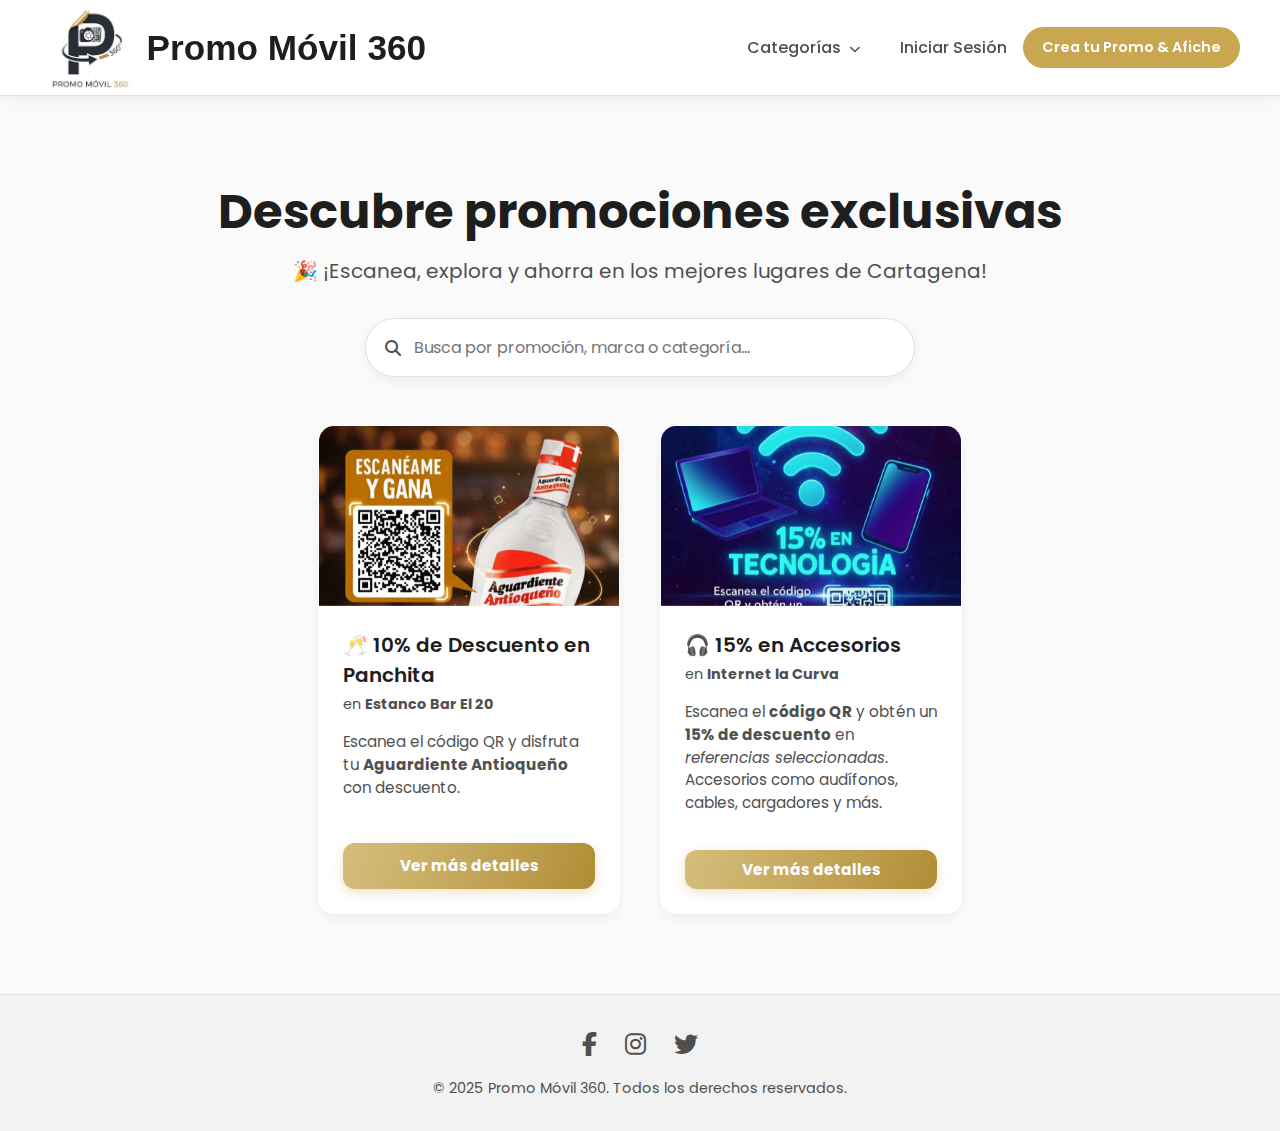
<file: index.html>
<!DOCTYPE html>
<html lang="es">
<head>
    <meta charset="UTF-8" />
    <meta name="viewport" content="width=device-width, initial-scale=1.0" />
    <title>Promo Móvil 360 - Ofertas Exclusivas</title>

    <link rel="icon" type="image/png" href="imagenes/logo.jpg">

    <link rel="preconnect" href="https://fonts.googleapis.com">
    <link rel="preconnect" href="https://fonts.gstatic.com" crossorigin>
    <link href="https://fonts.googleapis.com/css2?family=Poppins:wght@400;500;600;700;800;900&display=swap" rel="stylesheet">
    <link rel="stylesheet" href="https://cdnjs.cloudflare.com/ajax/libs/font-awesome/6.5.2/css/all.min.css">

    <link rel="stylesheet" href="styles.css">
</head>
<body>

    <header class="main-header">
        <nav class="main-nav">
            <a href="#" class="nav-logo">
                <img src="imagenes/logo.jpg" alt="Promo Móvil 360 Logo">
                <h1 class="nombrelogo">Promo Móvil 360</h1>
            </a>

            <div class="nav-links-container">
                <ul class="nav-menu">
                    <li class="dropdown-container">
                        <a href="#">Categorías <i class="fa-solid fa-chevron-down"></i></a>
                        <ul class="dropdown-menu">
                            <li><a href="#" class="category-filter" data-category="all">Todas</a></li>
                            <li><a href="#" class="category-filter" data-category="comida">Comida</a></li>
                            <li><a href="#" class="category-filter" data-category="cafe">Café</a></li>
                            <li><a href="#" class="category-filter" data-category="calzado">Calzado</a></li>
                            <li><a href="#" class="category-filter" data-category="tecnologia">Tecnología</a></li>
                            <li><a href="#" class="category-filter" data-category="bar">Bar</a></li>
                        </ul>
                    </li>
                </ul>

                <div class="nav-actions">
                    <a href="login.html" class="action-link">Iniciar Sesión</a>
                    <a href="#" class="action-btn">Crea tu Promo &amp; Afiche</a>
                </div>
            </div>

            <button id="mobile-menu-toggle" class="mobile-menu-button">
                <i class="fa-solid fa-bars"></i>
            </button>
        </nav>
    </header>

    <main class="container">
        <section class="hero-section">
            <h1>Descubre promociones exclusivas</h1>
            <p>🎉 ¡Escanea, explora y ahorra en los mejores lugares de Cartagena!</p>

            <div class="search-wrapper">
              <i class="fa-solid fa-magnifying-glass search-icon"></i>
              <input type="search" id="search-bar" placeholder="Busca por promoción, marca o categoría...">
            </div>
        </section>

        <div class="promo-grid">

            <div class="promo-card" data-category="bar">
                <div class="promo-image-wrapper">
                    <img src="imagenes/estanco/estanco bar.png" alt="Promo de bar">
                </div>
                <div class="promo-content">
                    <h3>🥂 10% de Descuento en Panchita</h3>
                    <p class="promo-brand">en <strong>Estanco Bar El 20</strong></p>
                    <p class="promo-description">Escanea el código QR y disfruta tu <strong>Aguardiente Antioqueño</strong> con descuento.</p>
                    <a href="estanco-el20.html" class="promo-link">Ver más detalles</a>
                </div>
            </div>

          <div class="promo-card" data-category="tecnologia">
                <div class="promo-image-wrapper">
                    <img src="imagenes/tecno/lacurva.png" alt="Promo de Tecnología">
                </div>
                <div class="promo-content">
                  <h3>🎧 15% en Accesorios</h3>
                  <p class="promo-brand">en <strong>Internet la Curva</strong></p>
                  <p class="promo-description">Escanea el <strong>código QR</strong> y obtén un <strong>15% de descuento</strong> en <em>referencias seleccionadas</em>. Accesorios como audífonos, cables, cargadores y más.</p>
                  <a href="lacurva.html" class="promo-link">Ver más detalles</a>
              </div>
          </div>
        </div>
    </main>
    

    <footer class="site-footer">
        <div class="footer-container">
            <div class="footer-social">
                <a href="#" aria-label="Facebook"><i class="fab fa-facebook-f"></i></a>
                <a href="#" aria-label="Instagram"><i class="fab fa-instagram"></i></a>
                <a href="#" aria-label="Twitter"><i class="fab fa-twitter"></i></a>
            </div>
            <div class="footer-copy">
                &copy; 2025 Promo Móvil 360. Todos los derechos reservados.
            </div>
        </div>
    </footer>

    <a href="#" id="scrollTopBtn" class="scroll-top-btn" aria-label="Volver arriba">
        <i class="fas fa-arrow-up"></i>
    </a>
    
    <script src="script.js"></script>

    <!-- MODAL RECOMPENSA MEJORADO -->
<div id="reward-modal" class="reward-modal" aria-hidden="true">
  <div class="reward-backdrop"></div>
  <div class="reward-dialog" role="dialog" aria-modal="true">
    <button class="reward-close" aria-label="Cerrar">&times;</button>
    
    <div class="confetti-layer" aria-hidden="true"></div>
    <div class="sparkles-layer" aria-hidden="true"></div>
    
    <div class="reward-icon-wrapper">
      <div class="reward-icon">🎁</div>
    </div>
    
    <h2 class="reward-title">🎉 ¡Premio desbloqueado!</h2>
    <p class="reward-sub">Cupón aplicado: <strong id="reward-code">CANJEA PROMOCIONES!!</strong></p>

    <div class="progress-wrap">
      <div class="progress-bar">
        <span class="progress-fill" style="width:0%"></span>
        <span class="progress-shine"></span>
      </div>
      <p class="progress-tip">Completando… <strong class="progress-percent">0%</strong></p>
    </div>

    <a class="btn btn-glow" id="reward-cta" href="#" rel="noopener">
      <span class="btn-text">Canjear ahora</span>
      <span class="btn-shine"></span>
    </a>
    
    <div class="celebration-rays"></div>
  </div>
</div>

</body>
</html>
</file>
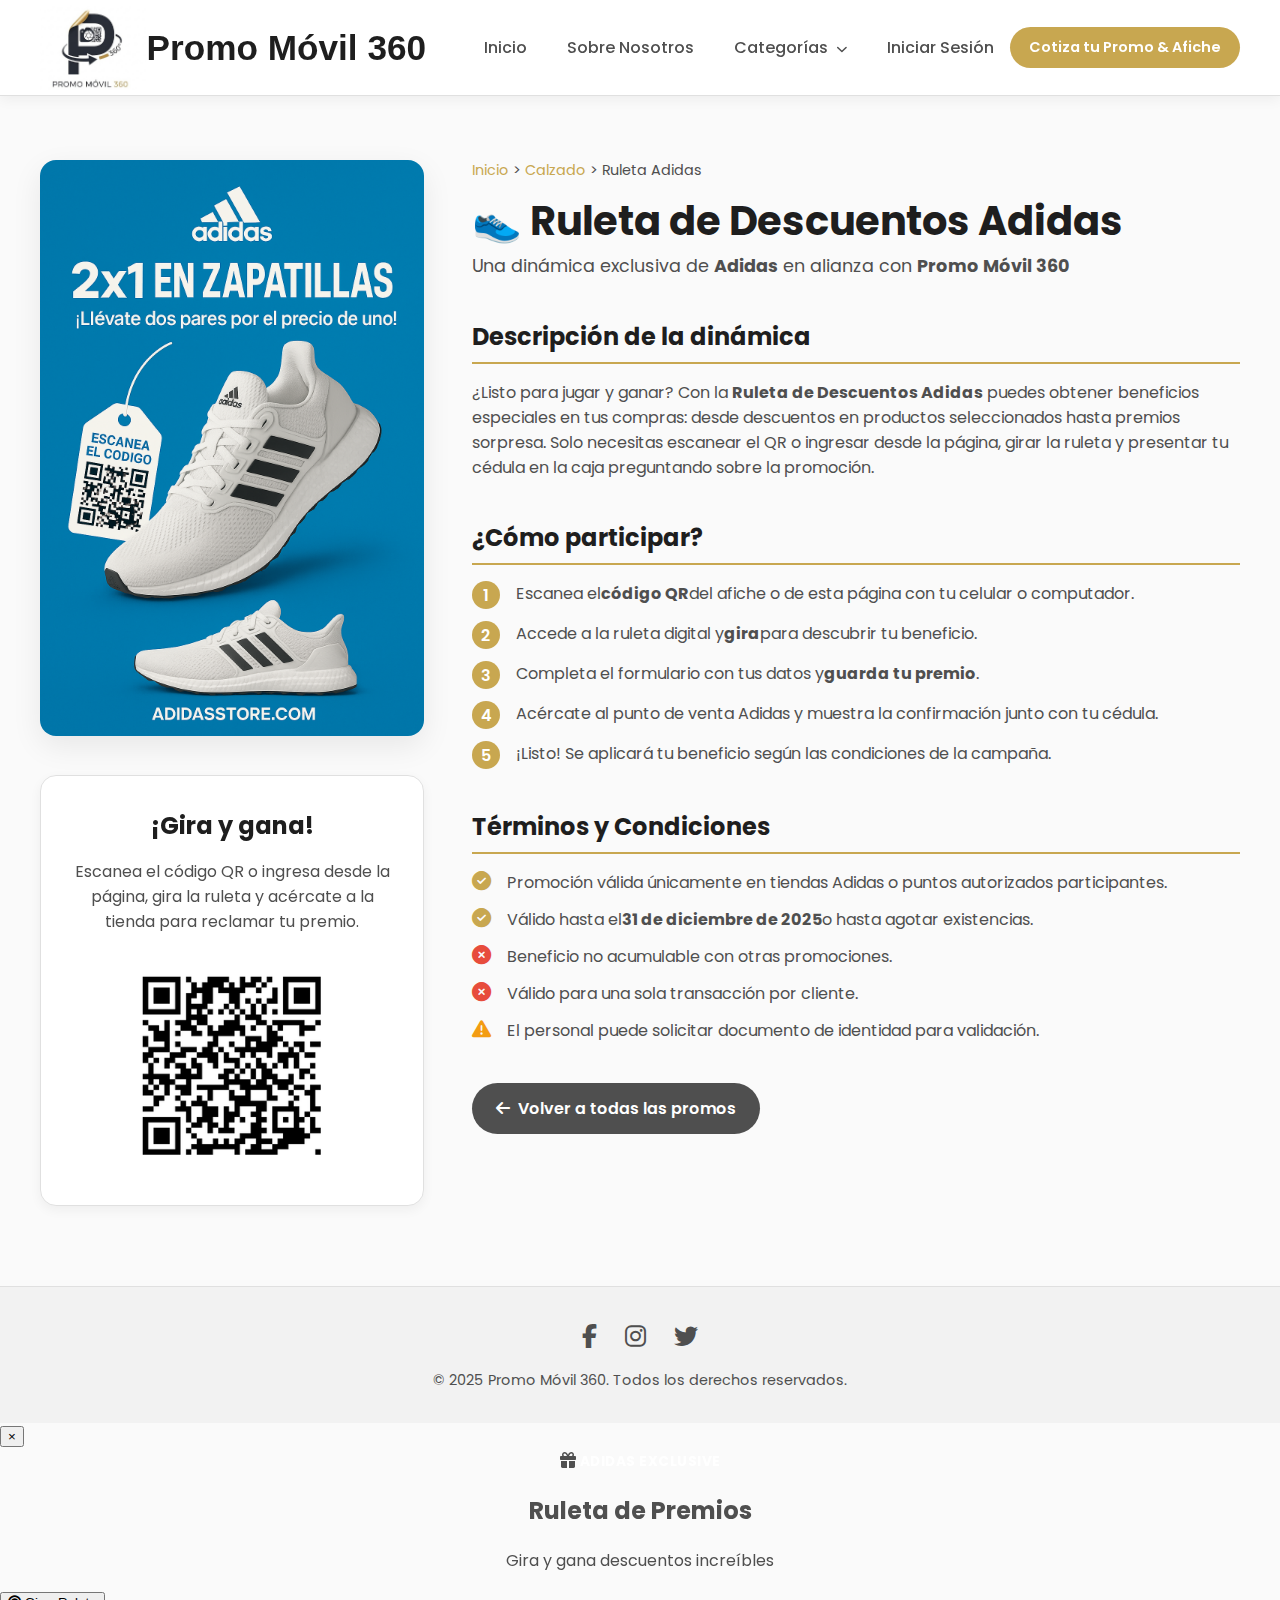
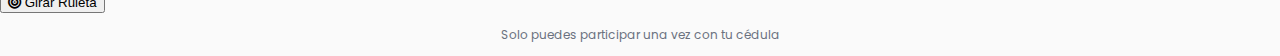
<file: adidas.html>
<!DOCTYPE html>
<html lang="es">
<head>
    <meta charset="UTF-8" />
    <meta name="viewport" content="width=device-width, initial-scale=1.0" />
    <title>Ruleta de Descuentos Adidas | Promo Móvil 360</title>
    <link rel="icon" type="image/png" href="imagenes/logo.jpg">
    <link rel="preconnect" href="https://fonts.googleapis.com">
    <link rel="preconnect" href="https://fonts.gstatic.com" crossorigin>
    <link href="https://fonts.googleapis.com/css2?family=Poppins:wght@400;500;600;700;800;900&display=swap" rel="stylesheet">
    <link rel="stylesheet" href="https://cdnjs.cloudflare.com/ajax/libs/font-awesome/6.5.2/css/all.min.css">
    <link rel="stylesheet" href="styles.css">

</head>
<body>

    <header class="main-header">
        <nav class="main-nav">
            <a href="index.html" class="nav-logo">
                <img src="imagenes/logo.jpg" alt="Promo Móvil 360 Logo">
                <h1 class="nombrelogo">Promo Móvil 360</h1>
            </a>
            <div class="nav-links-container">
                <ul class="nav-menu">
                    <li><a href="index.html">Inicio</a></li>
                    <li><a href="nosotros.html">Sobre Nosotros</a></li>
                    <li class="dropdown-container">
                        <a href="#">Categorías <i class="fa-solid fa-chevron-down"></i></a>
                        <ul class="dropdown-menu">
                            <li><a href="index.html" class="category-filter" data-category="all">Todas</a></li>
                            <li><a href="index.html" class="category-filter" data-category="comida">Comida</a></li>
                            <li><a href="index.html" class="category-filter" data-category="cafe">Café</a></li>
                            <li><a href="index.html" class="category-filter" data-category="calzado">Calzado</a></li>
                            <li><a href="index.html" class="category-filter" data-category="tecnologia">Tecnología</a></li>
                            <li><a href="index.html" class="category-filter" data-category="bar">Bar</a></li>
                        </ul>
                    </li>
                </ul>
                <div class="nav-actions">
                    <a href="login.html" class="action-link">Iniciar Sesión</a>
                    <a href="cotizacion.html" class="action-btn">Cotiza tu Promo & Afiche</a>
                    
                </div>
            </div>
            <button id="mobile-menu-toggle" class="mobile-menu-button">
                <i class="fa-solid fa-bars"></i>
            </button>
        </nav>
    </header>

    <main class="container">
        <div class="promo-detail-container">
            <div class="promo-detail-image-column">
                <img src="imagenes/adidas.png" alt="Ruleta de Descuentos Adidas" class="promo-main-image">
                <div class="qr-code-section">
                    <h2>¡Gira y gana!</h2>
                    <p>Escanea el código QR o ingresa desde la página, gira la ruleta y acércate a la tienda para reclamar tu premio.</p>
                    <img src="imagenes/QRadidas.png" alt="Código QR Ruleta Adidas" class="promo-qr-code">
                </div>
            </div>

            <div class="promo-detail-content-column">
                <nav class="breadcrumbs">
                    <a href="index.html">Inicio</a> > 
                    <a href="#">Calzado</a> > 
                    <span>Ruleta Adidas</span>
                </nav>

                <h1>👟 Ruleta de Descuentos Adidas</h1>
                <p class="promo-brand-detail">
                    Una dinámica exclusiva de <strong>Adidas</strong> en alianza con <strong>Promo Móvil 360</strong>
                </p>
                
                <div class="promo-section">
                    <h2>Descripción de la dinámica</h2>
                    <p>
                        ¿Listo para jugar y ganar? Con la <strong>Ruleta de Descuentos Adidas</strong> puedes obtener 
                        beneficios especiales en tus compras: desde descuentos en productos seleccionados hasta 
                        premios sorpresa. Solo necesitas escanear el QR o ingresar desde la página, girar la ruleta y presentar tu cédula en la caja preguntando sobre la promoción.
                    </p>
                </div>

                <div class="promo-section">
                    <h2>¿Cómo participar?</h2>
                    <ol class="steps-list">
                        <li>Escanea el <strong>código QR</strong> del afiche o de esta página con tu celular o computador.</li>
                        <li>Accede a la ruleta digital y <strong>gira</strong> para descubrir tu beneficio.</li>
                        <li>Completa el formulario con tus datos y <strong>guarda tu premio</strong>.</li>
                        <li>Acércate al punto de venta Adidas y muestra la confirmación junto con tu cédula.</li>
                        <li>¡Listo! Se aplicará tu beneficio según las condiciones de la campaña.</li>
                    </ol>
                </div>

                <div class="promo-section">
                    <h2>Términos y Condiciones</h2>
                    <ul class="terms-list">
                        <li><i class="fas fa-check-circle"></i> Promoción válida únicamente en tiendas Adidas o puntos autorizados participantes.</li>
                        <li><i class="fas fa-check-circle"></i> Válido hasta el <strong>31 de diciembre de 2025</strong> o hasta agotar existencias.</li>
                        <li><i class="fas fa-times-circle"></i> Beneficio no acumulable con otras promociones.</li>
                        <li><i class="fas fa-times-circle"></i> Válido para una sola transacción por cliente.</li>
                        <li><i class="fas fa-exclamation-triangle"></i> El personal puede solicitar documento de identidad para validación.</li>
                    </ul>
                </div>

                <a href="index.html" class="back-link-btn"><i class="fas fa-arrow-left"></i> Volver a todas las promos</a>
            </div>
        </div>
    </main>

    <footer class="site-footer">
        <div class="footer-container">
            <div class="footer-social">
                <a href="#" aria-label="Facebook"><i class="fab fa-facebook-f"></i></a>
                <a href="#" aria-label="Instagram"><i class="fab fa-instagram"></i></a>
                <a href="#" aria-label="Twitter"><i class="fab fa-twitter"></i></a>
            </div>
            <div class="footer-copy">
                © 2025 Promo Móvil 360. Todos los derechos reservados.
            </div>
        </div>
    </footer>

    <!-- MODAL RULETA MEJORADA -->
    <div id="wheelModalV2" class="wheel-modal-v2">
        <div class="wheel-dialog-v2">
            <div class="wheel-header-v2">
                <button class="wheel-close-v2" onclick="closeWheel()">×</button>
                <div style="text-align: center; position: relative; z-index: 1;">
                    <div class="wheel-badge">
                        <i class="fas fa-gift"></i>
                        <span style="color: white; font-weight: 700; font-size: 0.85rem; letter-spacing: 0.5px;">ADIDAS EXCLUSIVE</span>
                    </div>
                    <h2 class="wheel-title-v2">Ruleta de Premios</h2>
                    <p class="wheel-subtitle">Gira y gana descuentos increíbles</p>
                </div>
            </div>

            <div class="wheel-body-v2">
                <div id="wheelView">
                    <div class="wheel-container-v2">
                        <div class="wheel-pointer-v2"></div>
                        <div id="wheelCircle" class="wheel-circle-v2"></div>
                    </div>

                    <div id="messageBox" style="display: none;"></div>

                    <button id="spinBtn" class="btn-spin" onclick="spinWheel()">
                        <i class="fas fa-bullseye"></i> Girar Ruleta
                    </button>

                    <p style="text-align: center; font-size: 0.75rem; color: #6b7280; margin-top: 0.75rem;">
                        Solo puedes participar una vez con tu cédula
                    </p>
                </div>

                <div id="formView" style="display: none;">
                    <div class="prize-display">
                        <div class="prize-icon-big" id="prizeIconBig"></div>
                        <h3 style="font-size: 1.5rem; font-weight: 900; color: #1f2937; margin: 0 0 1rem 0;">
                            ¡Felicitaciones!
                        </h3>
                        <div class="prize-name" id="prizeName"></div>
                    </div>

                    <div id="formMessageBox" style="display: none;"></div>

                    <div class="form-group">
                        <label class="form-label">
                            <i class="fas fa-user"></i>
                            Nombre completo *
                        </label>
                        <input type="text" id="inputNombre" class="form-input" placeholder="Juan Pérez" required>
                    </div>

                    <div class="form-group">
                        <label class="form-label">
                            <i class="fas fa-envelope"></i>
                            Email *
                        </label>
                        <input type="email" id="inputEmail" class="form-input" placeholder="ejemplo@email.com" required>
                    </div>

                    <div class="form-group">
                        <label class="form-label">
                            <i class="fas fa-phone"></i>
                            Teléfono *
                        </label>
                        <input type="tel" id="inputTelefono" class="form-input" placeholder="300 123 4567" required>
                    </div>

                    <div class="form-group">
                        <label class="form-label">
                            <i class="fas fa-id-card"></i>
                            Cédula *
                        </label>
                        <input type="text" id="inputCedula" class="form-input" placeholder="1234567890" required>
                    </div>

                    <button id="submitBtn" class="btn-submit" onclick="submitForm()">
                        <i class="fas fa-gift"></i> Reclamar Premio
                    </button>

                    <div class="info-box">
                        📸 Toma captura de esta pantalla y preséntala con tu cédula en caja
                    </div>
                </div>
            </div>
        </div>
    </div>

    <script src="script.js"></script>

</body>
</html>
</file>
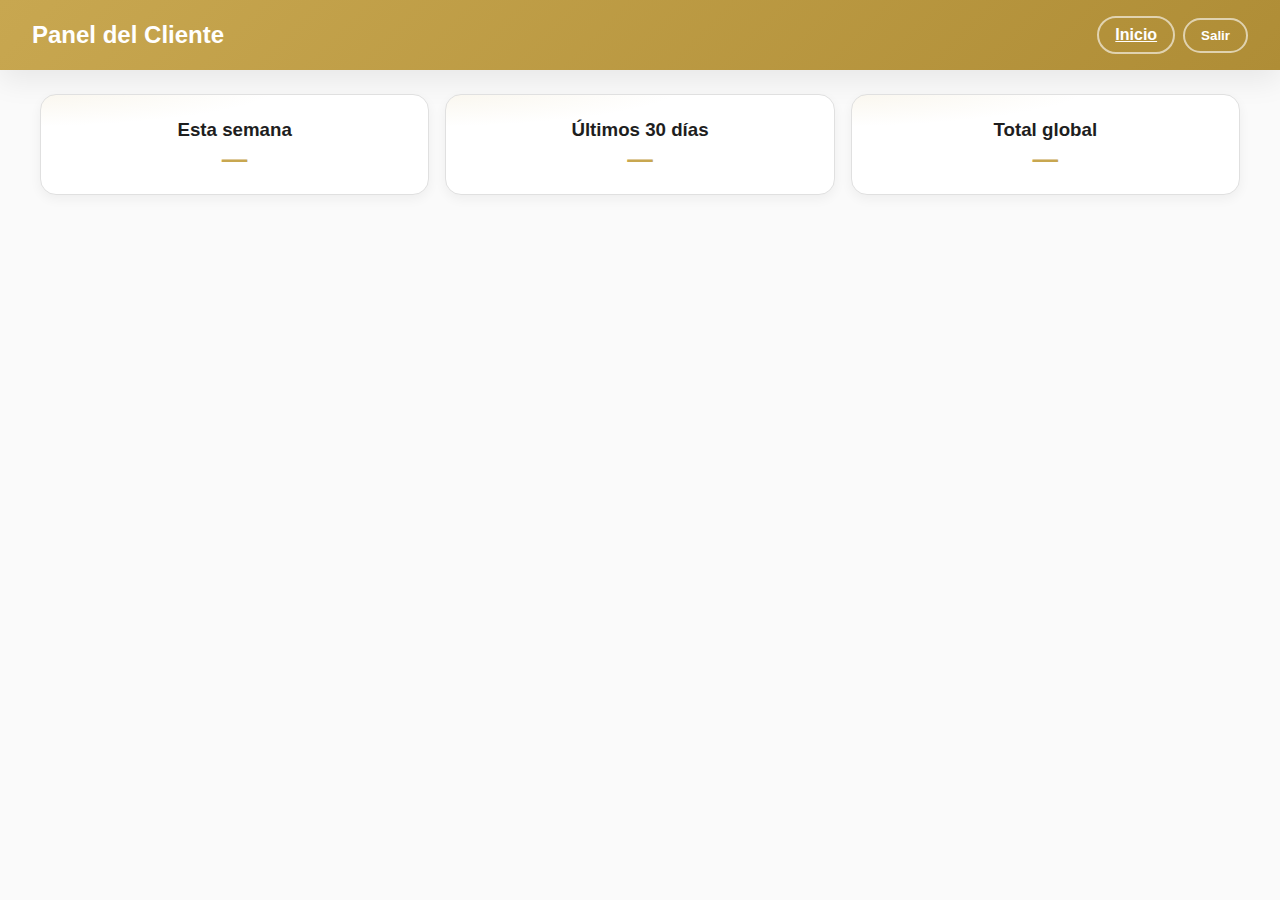
<file: dashboard.html>
<!DOCTYPE html>
<html lang="es">
<head>
  <meta charset="UTF-8"/>
  <meta name="viewport" content="width=device-width,initial-scale=1.0"/>
  <title>Panel del Cliente | Promo Móvil 360</title>
  <link rel="stylesheet" href="styles.css"/>
  <style>
    /* ===== Base / Header / KPIs ===== */
    body{ margin:0; background: var(--color-fondo); color: var(--color-texto-secundario); font-family:'Poppins',sans-serif; }
    header{
      background: linear-gradient(135deg, rgba(200,167,80,1), rgba(175,141,54,1));
      color: var(--color-blanco);
      padding: 1rem 2rem;
      display:flex; justify-content:space-between; align-items:center;
      box-shadow: var(--sombra-intensa);
    }
    header h2{ margin:0; font-weight:700; }
    header .actions{ display:flex; gap:.5rem; align-items:center; }
    header .actions a, header .actions button{
      border-radius: 999px; border:2px solid rgba(255,255,255,.6);
      background: transparent; color: var(--color-blanco);
      padding:.5rem 1rem; font-weight:700; cursor:pointer;
    }
    header .actions a:hover, header .actions button:hover{ background: rgba(255,255,255,.15); }

    main{ max-width:1200px; margin: 1.5rem auto; padding: 0 1rem; }
    .kpis{ display:flex; flex-wrap:wrap; gap:1rem; margin: 1rem 0 2rem; }
    .kpi{
      flex:1; min-width:220px; background: var(--color-blanco);
      border:1px solid var(--color-borde); border-radius: var(--radio-borde);
      box-shadow: var(--sombra-suave); padding: 1.25rem 1.5rem; text-align:center; position:relative; overflow:hidden;
    }
    .kpi::after{
      content:""; position:absolute; inset:0;
      background: radial-gradient(800px 120px at -10% -10%, rgba(200,167,80,.12), transparent 35%);
      pointer-events:none;
    }
    .kpi h3{ margin:.25rem 0; color: var(--color-texto-principal); }
    .kpi p{ margin:0; font-size:1.6rem; font-weight:800; color: var(--color-primario); }
    .empty{
      text-align:center; padding:2rem; border:1px dashed var(--color-borde);
      border-radius: var(--radio-borde); background: var(--color-blanco);
    }

    /* ===== Promo Cards v2 / Grid ===== */
    .promo-grid { display:grid; grid-template-columns: repeat(auto-fit,minmax(280px,1fr)); gap:1.25rem; }
    .card-v2{
      position:relative; overflow:hidden;
      background:rgba(255,255,255,0.9);
      backdrop-filter:saturate(140%) blur(6px);
      border:1px solid var(--color-borde);
      border-radius: 18px;
      box-shadow: 0 10px 25px rgba(0,0,0,.08);
      transition: transform .15s ease, box-shadow .15s ease;
    }
    .card-v2::after{
      content:""; position:absolute; inset:0;
      background: radial-gradient(1200px 200px at -20% -20%, rgba(200,167,80,.12), transparent 40%);
      pointer-events:none;
    }
    .card-v2:hover{ transform: translateY(-2px); box-shadow: 0 16px 40px rgba(0,0,0,.10); }

    .card-head{ display:flex; align-items:flex-start; justify-content:space-between; gap:.75rem; padding:1rem 1rem .25rem 1rem; }
    .card-title{ margin:0; color:var(--color-texto-principal); font-weight:800; line-height:1.15; }
    .slug-badge{
      align-self:flex-start; font-size:.75rem; letter-spacing:.4px;
      color:#85631a; background:rgba(200,167,80,.16); border:1px solid rgba(200,167,80,.35);
      border-radius:999px; padding:.28rem .6rem; font-weight:700;
    }
    .card-body{ padding:.25rem 1rem 1rem 1rem; }

    .metrics{ display:flex; flex-wrap:wrap; gap:.5rem .75rem; margin:.5rem 0 .85rem 0; }
    .chip{
      display:inline-flex; align-items:center; gap:.4rem;
      font-weight:700; font-size:.92rem;
      color:var(--color-texto-principal);
      background:#fff; border:1px solid var(--color-borde);
      border-radius:12px; padding:.45rem .65rem;
    }
    .chip b{ color:var(--color-primario); font-size:1.05rem; }

    .card-actions{ display:flex; gap:.6rem; flex-wrap:wrap; }
    .btn-ghost, .btn-primary{
      border-radius:12px; padding:.55rem .9rem; font-weight:700; cursor:pointer; text-decoration:none;
    }
    .btn-primary{
      background: linear-gradient(135deg, #bf9b44, #a78533);
      color:#fff; border:1px solid #a7832e; box-shadow: 0 6px 18px rgba(175,141,54,.25);
    }
    .btn-primary:hover{ filter:saturate(1.05) brightness(1.03); }
    .btn-ghost{
      background:#fff; color:#84661e; border:1px solid rgba(200,167,80,.45);
    }
    .btn-ghost:hover{ background:rgba(200,167,80,.10); }

    /* ===== Preview plegable dentro de la card ===== */
    .card-v2 .preview-wrap{
      overflow: hidden;
      max-height: 0;
      transition: max-height .28s ease, opacity .28s ease;
      opacity: 0;
      border-top: 1px solid var(--color-borde);
      margin-top: .75rem;
    }
    .card-v2.open .preview-wrap{ opacity: 1; max-height: 520px; }
    .preview-inner{ padding: .9rem .9rem 1rem; }
    .preview-img{
      width: 100%; border-radius: 14px; border: 1px solid var(--color-borde);
      box-shadow: var(--sombra-suave); display: block;
    }
    .preview-actions{ display: flex; gap: .6rem; margin-top: .75rem; flex-wrap: wrap; }

    /* ===== Mini sparkline ===== */
    .sparkline{ width:100%; height:72px; }
    .sparkline svg{ width:100%; height:100%; display:block; }
    .sparkline .line{ fill:none; stroke: #b0892c; stroke-width:2; }
    .sparkline .area{ fill: rgba(200,167,80,.18); }
    .sparkline .axis{ stroke:#ddd; stroke-width:1; }
    .sparkline .dot{ fill:#b0892c; }
  </style>
</head>
<body>
  <header>
    <h2>Panel del Cliente</h2>
    <div class="actions">
      <span id="user-label" style="opacity:.95;"></span>
      <a href="index.html">Inicio</a>
      <button id="logout">Salir</button>
    </div>
  </header>

  <main>
    <section class="kpis">
      <div class="kpi"><h3>Esta semana</h3><p id="sum7">—</p></div>
      <div class="kpi"><h3>Últimos 30 días</h3><p id="sum30">—</p></div>
      <div class="kpi"><h3>Total global</h3><p id="sumAll">—</p></div>
    </section>

    <section id="promos" class="promo-grid"></section>
    <div id="empty" class="empty" style="display:none;">Aún no hay promociones asignadas a tu cuenta.</div>
  </main>

  <script type="module">
    import { supabase, requireAuth, currentUser, signOut } from "./auth.js";

    /* ===== Helpers UI: sparkline + preview ===== */
    function renderSparkline(elId, values){
      const el = document.getElementById(elId);
      if (!el) return;
      const w = el.clientWidth || 280, h = el.clientHeight || 72, pad = 6;
      const max = Math.max(1, ...values), min = 0;
      const stepX = (w - pad*2) / Math.max(1, (values.length - 1));
      const scaleY = v => {
        const t = (v - min) / (max - min || 1);
        return h - pad - t*(h - pad*2);
      };
      const pts = values.map((v,i)=>[pad + i*stepX, scaleY(v)]);
      const path = pts.map((p,i)=> (i===0?`M ${p[0]},${p[1]}`:`L ${p[0]},${p[1]}`)).join(' ');
      const area = `${path} L ${pad + (values.length-1)*stepX},${h-pad} L ${pad},${h-pad} Z`;
      el.innerHTML = `
        <svg viewBox="0 0 ${w} ${h}" preserveAspectRatio="none" aria-hidden="true">
          <line class="axis" x1="${pad}" y1="${h-pad}" x2="${w-pad}" y2="${h-pad}"></line>
          <path class="area" d="${area}"></path>
          <path class="line" d="${path}"></path>
          ${pts.map(p=>`<circle class="dot" cx="${p[0]}" cy="${p[1]}" r="2"></circle>`).join('')}
        </svg>
      `;
    }
    const guessPreview = (slug) => `/imagenes/${slug}.jpg`;

    /* ===== Auth + carga de datos ===== */
    await requireAuth('login.html');
    const user = await currentUser();
    document.getElementById('user-label').textContent =
      (user?.user_metadata?.business_name || user?.email || 'Usuario');

    const { data: promos } = await supabase
      .from('promos')
      .select('slug, target_url, cliente_name, owner_email')
      .eq('owner_email', user.email);

    const grid = document.getElementById('promos');
    const empty = document.getElementById('empty');
    let agg7=0, agg30=0, aggAll=0;

    async function stats(slug){
      const r = await fetch(`/.netlify/functions/stats?slug=${encodeURIComponent(slug)}`);
      return r.ok ? r.json() : { last7d:0, last30d:0, total:0, series7:{data:[]}, series30:{data:[]} };
    }

    if (!promos?.length){
      empty.style.display = 'block';
    } else {
      for (const p of promos){
        const s = await stats(p.slug);
        agg7  += s.last7d;
        agg30 += s.last30d;
        aggAll += s.total;

        grid.insertAdjacentHTML('beforeend', `
          <article class="card-v2" data-slug="${p.slug}">
            <div class="card-head">
              <h3 class="card-title">${p.cliente_name}</h3>
              <span class="slug-badge">${p.slug}</span>
            </div>

            <div class="card-body">
              <div class="metrics">
                <span class="chip">7 días: <b>${s.last7d}</b></span>
                <span class="chip">30 días: <b>${s.last30d}</b></span>
                <span class="chip">Total: <b>${s.total}</b></span>
              </div>

              <!-- sparkline -->
              <div class="sparkline" id="spark-${p.slug}"></div>

              <div class="card-actions" style="margin-top:.75rem;">
                <button class="btn-primary" 
                        data-action="toggle-preview" 
                        data-target-url="${p.target_url}"
                        data-preview-url="${guessPreview(p.slug)}">
                  Ver afiche
                </button>
                <a class="btn-ghost" href="${p.target_url}" target="_blank">Abrir en página</a>
                <a class="btn-ghost" href="/estanco-el20" style="display:${p.slug==='ESTANCO-10'?'inline-flex':'none'}">Link impreso</a>
                <a class="btn-ghost" href="/lacurva" style="display:${p.slug==='LACURVA-15'?'inline-flex':'none'}">Link impreso</a>
              </div>

              <!-- preview plegable -->
              <div class="preview-wrap">
                <div class="preview-inner">
                  <img class="preview-img" alt="Afiche de ${p.cliente_name}" loading="lazy">
                  <div class="preview-actions">
                    <a class="btn-primary" href="${p.target_url}" target="_blank">Abrir afiche completo</a>
                  </div>
                </div>
              </div>
            </div>
          </article>
        `);

        renderSparkline(`spark-${p.slug}`, s.series7?.data || []);
      }
    }

    // Toggle preview con lazy-load
    grid.addEventListener('click', async (e)=>{
      const btn = e.target.closest('[data-action="toggle-preview"]');
      if (!btn) return;
      const card = btn.closest('.card-v2');
      const img  = card.querySelector('.preview-img');

      if (!img.dataset.loaded) {
        const src = btn.dataset.previewUrl;
        try {
          const head = await fetch(src, { method: 'HEAD' });
          if (!head.ok) throw new Error('No existe preview');
          img.src = src;
          img.dataset.loaded = '1';
        } catch {
          const target = btn.dataset.targetUrl;
          const iframe = document.createElement('iframe');
          iframe.src = target;
          iframe.style.width = '100%';
          iframe.style.height = '480px';
          iframe.style.border = '1px solid var(--color-borde)';
          iframe.style.borderRadius = '14px';
          img.replaceWith(iframe);
          iframe.dataset.loaded = '1';
        }
      }
      card.classList.toggle('open');
      btn.textContent = card.classList.contains('open') ? 'Ocultar afiche' : 'Ver afiche';
    });

    document.getElementById('sum7').textContent   = agg7;
    document.getElementById('sum30').textContent  = agg30;
    document.getElementById('sumAll').textContent = aggAll;

    document.getElementById('logout').onclick = signOut;
  </script>
</body>
</html>
</file>
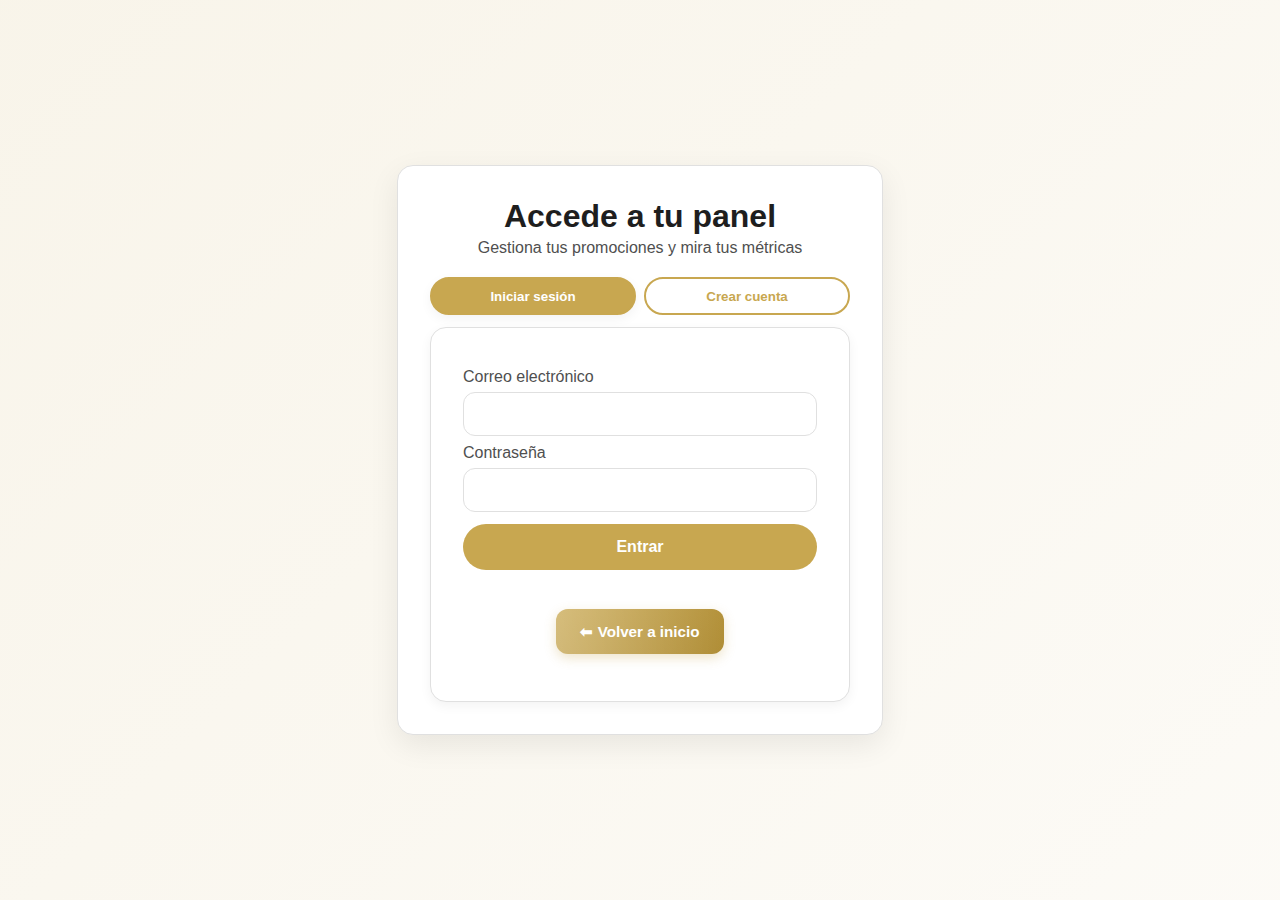
<file: login.html>
<!DOCTYPE html>
<html lang="es">
<head>
  <meta charset="UTF-8" />
  <meta name="viewport" content="width=device-width, initial-scale=1.0"/>
  <title>Iniciar sesión | Promo Móvil 360</title>
  <link rel="stylesheet" href="styles.css"/>
  <style>
    /* Usa variables de tu theme */
    body {
      margin: 0;
      font-family: 'Poppins', sans-serif;
      min-height: 100vh;
      background: linear-gradient(135deg, rgba(200,167,80,.12), rgba(200,167,80,.05));
      display: grid;
      place-items: center;
      color: var(--color-texto-secundario);
    }
    .auth-wrap{
      width: min(420px, 92vw);
      background: var(--color-blanco);
      border: 1px solid var(--color-borde);
      border-radius: var(--radio-borde);
      box-shadow: var(--sombra-intensa);
      padding: 2rem;
    }
    .auth-title{
      margin: 0 0 .25rem 0;
      text-align: center;
      color: var(--color-texto-principal);
      font-weight: 700;
    }
    .auth-sub{ text-align:center; margin:0 0 1.25rem 0; }
    .row{ display:flex; flex-direction:column; gap:.35rem; margin:.5rem 0; }
    .row input{
      padding: .85rem 1rem;
      border: 1px solid var(--color-borde);
      border-radius: 12px;
      outline: none;
    }
    .row input:focus{
      border-color: var(--color-primario);
      box-shadow: 0 0 0 3px rgba(200,167,80,.25);
    }
    .tabs{ display:flex; gap:.5rem; margin-bottom:.75rem; }
    .tab{
      flex:1;
      border-radius: 999px;
      padding:.6rem 1rem;
      border:2px solid var(--color-primario);
      background: transparent;
      color: var(--color-primario);
      font-weight:700;
      cursor:pointer;
    }
    .tab.active{
      background: var(--color-primario);
      color: var(--color-blanco);
      box-shadow: var(--sombra-suave);
    }
    .muted{ color: var(--color-texto-secundario); font-size:.9rem; text-align:center; }
    .msg{ min-height:1.2rem; text-align:center; color: var(--color-primario); margin-top:.25rem; }
    .spacer{ height:.25rem; }
  </style>
</head>
<body>
  <div class="auth-wrap">
    <h1 class="auth-title">Accede a tu panel</h1>
    <p class="auth-sub">Gestiona tus promociones y mira tus métricas</p>

    <div class="tabs">
      <button id="tab-login"  class="tab active">Iniciar sesión</button>
      <button id="tab-signup" class="tab">Crear cuenta</button>
    </div>

    <!-- Login -->
    <form id="form-login" class="info-card" style="margin:0;">
      <div class="row">
        <label>Correo electrónico</label>
        <input id="login-email" type="email" required>
      </div>
      <div class="row">
        <label>Contraseña</label>
        <input id="login-pass" type="password" required minlength="6">
      </div>
      <div class="spacer"></div>
      <button class="btn" type="submit" style="width:100%;">Entrar</button>
      <p class="msg" id="login-msg"></p>
      <p class="muted"><a href="index.html" class="promo-link">⬅ Volver a inicio</a></p>
    </form>

    <!-- Signup -->
    <form id="form-signup" class="info-card" style="display:none; margin:1rem 0 0 0;">
      <div class="row">
        <label>Nombre del comercio</label>
        <input id="signup-name" type="text" required>
      </div>
      <div class="row">
        <label>Correo electrónico</label>
        <input id="signup-email" type="email" required>
      </div>
      <div class="row">
        <label>Contraseña (mínimo 6)</label>
        <input id="signup-pass" type="password" required minlength="6">
      </div>
      <div class="spacer"></div>
      <button class="btn" type="submit" style="width:100%;">Crear cuenta</button>
      <p class="msg" id="signup-msg"></p>
      <p class="muted">Recibirás un correo para confirmar tu cuenta.</p>
      <p class="muted"><a href="index.html" class="promo-link">⬅ Volver a inicio</a></p>
    </form>
  </div>

  <script type="module">
    import { supabase } from "./auth.js";

    const tabLogin  = document.getElementById('tab-login');
    const tabSignup = document.getElementById('tab-signup');
    const formLogin = document.getElementById('form-login');
    const formSignup= document.getElementById('form-signup');

    function setTab(isLogin){
      tabLogin.classList.toggle('active', isLogin);
      tabSignup.classList.toggle('active', !isLogin);
      formLogin.style.display = isLogin ? 'block' : 'none';
      formSignup.style.display= isLogin ? 'none'  : 'block';
      document.getElementById(isLogin?'login-email':'signup-name')?.focus();
    }
    tabLogin.onclick  = ()=> setTab(true);
    tabSignup.onclick = ()=> setTab(false);

    formLogin.addEventListener('submit', async (e)=>{
      e.preventDefault();
      const email = document.getElementById('login-email').value.trim();
      const pass  = document.getElementById('login-pass').value.trim();
      const msg   = document.getElementById('login-msg');
      msg.textContent = 'Verificando...';
      const { error } = await supabase.auth.signInWithPassword({ email, password: pass });
      msg.textContent = error ? error.message : '✅ Iniciando...';
      if (!error) location.href = 'dashboard.html';
    });

    formSignup.addEventListener('submit', async (e)=>{
      e.preventDefault();
      const name = document.getElementById('signup-name').value.trim();
      const email= document.getElementById('signup-email').value.trim();
      const pass = document.getElementById('signup-pass').value.trim();
      const msg  = document.getElementById('signup-msg');
      msg.textContent = 'Creando cuenta...';
      const { error } = await supabase.auth.signUp({
        email, password: pass, options: { data: { business_name: name } }
      });
      msg.textContent = error ? error.message : '✅ Revisa tu correo para confirmar.';
      if (!error) setTab(true);
    });
  </script>
</body>
</html>
</file>
<file: styles.css>
/* --- Paleta de Colores y Variables Globales --- */
:root {
  --color-primario: #C8A750;
  --color-primario-hover: #AF8D36;
  --color-fondo: #FAFAFA;
  --color-blanco: #FFFFFF;
  --color-texto-principal: #1E1E1E;
  --color-texto-secundario: #4F4F4F;
  --color-borde: #E0E0E0;
  --sombra-suave: 0 4px 12px rgba(0, 0, 0, 0.05);
  --sombra-intensa: 0 10px 30px rgba(0, 0, 0, 0.08);
  --radio-borde: 16px;
}

/* --- Estilos Base --- */
body {
  margin: 0;
  font-family: 'Poppins', sans-serif;
  background-color: var(--color-fondo);
  color: var(--color-texto-secundario);
}

.nombrelogo{
    font-family: 'Montserrat', sans-serif;
}

/* --- Encabezado y Navegación --- */
.main-header {
  background-color: var(--color-blanco);
  border-bottom: 1px solid var(--color-borde);
  padding: 0 2rem;
  position: sticky;
  top: 0;
  z-index: 1000;
  box-shadow: var(--sombra-suave);
}

.main-nav {
  display: flex;
  justify-content: space-between;
  align-items: center;
  max-width: 1200px;
  margin: 0 auto;
  height: 95px;
}

.nav-logo {
  text-decoration: none;
  color: var(--color-texto-principal);
  font-weight: 600;
  font-size: 1.1rem;
  align-items: center;
  display: flex;
  z-index: 1001;
}

.nav-logo img{
    height: 85px;
}

.nav-links-container {
    display: flex;
    align-items: center;
    gap: 2.5rem;
}

.nav-menu {
  list-style: none;
  display: flex;
  gap: 2.5rem;
  margin: 0;
  padding: 0;
}

.nav-menu a {
  text-decoration: none;
  color: var(--color-texto-secundario);
  font-weight: 500;
  transition: color 0.2s ease;
}

.nav-menu a:hover {
  color: var(--color-primario);
}

.nav-menu i {
  font-size: 0.7rem;
  margin-left: 4px;
}

.nav-actions {
  display: flex;
  align-items: center;
  gap: 1rem;
}

.action-link {
  text-decoration: none;
  color: var(--color-texto-secundario);
  font-weight: 500;
  transition: color 0.2s ease;
}
.action-link:hover {
  color: var(--color-texto-principal);
}

.action-btn {
  background-color: var(--color-primario);
  color: var(--color-blanco);
  padding: 0.6rem 1.2rem;
  border-radius: 50px;
  text-decoration: none;
  font-weight: 600;
  font-size: 0.9rem;
  transition: background-color 0.2s ease, transform 0.2s ease;
}

.action-btn:hover {
  background-color: var(--color-primario-hover);
  transform: translateY(-2px);
}

/* --- Contenedor Principal y Hero --- */
.container {
  max-width: 1200px;
  margin: 0 auto;
  padding: 2rem;
}

.hero-section {
  text-align: center;
  padding: 3rem 1rem;
}

.hero-section h1 {
  font-size: 3rem;
  color: var(--color-texto-principal);
  margin: 0 0 0.5rem 0;
  font-weight: 700;
}

.hero-section p {
  font-size: 1.25rem;
  color: var(--color-texto-secundario);
  margin: 0;
}

/* --- Malla de Promociones --- */
.promo-grid {
  display: flex;
  flex-wrap: wrap;
  justify-content: center;
  gap: 2.5rem;
}

.promo-card {
  width: 300px; 
  background: var(--color-blanco);
  border-radius: var(--radio-borde);
  overflow: hidden;
  box-shadow: var(--sombra-suave);
  display: flex;
  flex-direction: column;
  transition: transform 0.3s ease, box-shadow 0.3s ease;
}

.promo-card:hover {
  transform: translateY(-8px); 
  box-shadow: var(--sombra-intensa);
}

.promo-image-wrapper {
  max-height: 180px;               /* alto visible por defecto */
  overflow: hidden;
  transition: max-height 1.1s ease;
}

.promo-card:hover .promo-image-wrapper{
  max-height: 640px;               /* revela la imagen completa */
}

.promo-image-wrapper img {
  width: 100%;
  height: 100%;
  object-fit: cover;
  display: block;
}

/* Badges en la imagen */
.badge-container {
  position: absolute;
  top: 12px;
  left: 12px;
  display: flex;
  flex-direction: column;
  gap: 0.5rem;
  z-index: 10;
}

.badge {
  display: inline-flex;
  align-items: center;
  gap: 0.4rem;
  padding: 0.4rem 0.75rem;
  border-radius: 20px;
  font-size: 0.75rem;
  font-weight: 700;
  text-transform: uppercase;
  letter-spacing: 0.5px;
  backdrop-filter: blur(8px);
  box-shadow: 0 2px 8px rgba(0, 0, 0, 0.15);
  animation: badgePulse 2s ease-in-out infinite;
}

@keyframes badgePulse {
  0%, 100% { transform: scale(1); }
  50% { transform: scale(1.05); }
}

.badge-hot {
  background: linear-gradient(135deg, rgba(255, 87, 34, 0.95), rgba(244, 67, 54, 0.95));
  color: white;
}

.badge-popular {
  background: linear-gradient(135deg, rgba(255, 193, 7, 0.95), rgba(255, 152, 0, 0.95));
  color: white;
}

.badge-nuevo {
  background: linear-gradient(135deg, rgba(156, 39, 176, 0.95), rgba(233, 30, 99, 0.95));
  color: white;
}

.badge-trending {
  background: linear-gradient(135deg, rgba(33, 150, 243, 0.95), rgba(3, 169, 244, 0.95));
  color: white;
}

.badge i {
  font-size: 0.85rem;
}

.promo-content {
  padding: 1.5rem;
  display: flex;
  flex-direction: column;
  flex-grow: 1; 
}

.promo-content h3 {
  margin: 0 0 0.25rem 0;
  font-size: 1.25rem;
  font-weight: 600;
  color: var(--color-texto-principal);
}

.promo-brand {
    font-size: 0.9rem;
    color: var(--color-texto-secundario);
    margin: 0 0 1rem 0;
}

.promo-description {
  font-size: 0.95rem;
  line-height: 1.5;
  margin: 0 0 1.5rem 0;
  flex-grow: 1; 
}

/* Footer de la tarjeta */
.promo-footer {
  padding: 0 1.5rem 1.5rem;
}

.info-bar {
  display: flex;
  justify-content: space-between;
  align-items: center;
  gap: 1rem;
  padding: 0.75rem;
  background: var(--color-fondo);
  border-radius: 10px;
  margin-bottom: 1rem;
  font-size: 0.85rem;
}

.info-item {
  display: flex;
  align-items: center;
  gap: 0.4rem;
  color: var(--color-texto-secundario);
  font-weight: 500;
}

.info-item.watching {
  color: #4CAF50;
}

.info-item.expires {
  color: var(--color-texto-secundario);
}

.info-item.expires.urgent {
  color: #E74C3C;
  font-weight: 700;
}

.live-indicator {
  width: 8px;
  height: 8px;
  background: #4CAF50;
  border-radius: 50%;
  animation: livePulse 2s ease-in-out infinite;
}

@keyframes livePulse {
  0%, 100% { opacity: 1; box-shadow: 0 0 0 0 rgba(76, 175, 80, 0.7); }
  50% { opacity: 0.7; box-shadow: 0 0 0 4px rgba(76, 175, 80, 0); }
}

.info-item i {
  font-size: 0.9rem;
}

/* Tooltip */
.tooltip {
  position: relative;
  cursor: help;
}

.tooltip::after {
  content: attr(data-tooltip);
  position: absolute;
  bottom: 125%;
  left: 50%;
  transform: translateX(-50%);
  padding: 0.5rem 0.75rem;
  background: rgba(0, 0, 0, 0.9);
  color: white;
  font-size: 0.75rem;
  white-space: nowrap;
  border-radius: 6px;
  opacity: 0;
  pointer-events: none;
  transition: opacity 0.3s ease;
  z-index: 100;
}

.tooltip:hover::after {
  opacity: 1;
}

/* Action Row */
.action-row {
  display: flex;
  justify-content: space-between;
  align-items: center;
  gap: 1rem;
}

.promo-link {
  display: inline-flex;
  align-items: center;
  gap: 0.5rem;
  color: var(--color-primario);
  text-decoration: none;
  font-weight: 600;
  font-size: 0.95rem;
  transition: all 0.2s ease;
  flex: 1;
}

.promo-link:hover {
  color: var(--color-primario-hover);
  gap: 0.75rem;
}

.promo-link i {
  font-size: 0.85rem;
  transition: transform 0.2s ease;
}

.promo-link:hover i {
  transform: translateX(3px);
}

.share-btn {
  display: flex;
  align-items: center;
  justify-content: center;
  width: 40px;
  height: 40px;
  border-radius: 50%;
  background: var(--color-fondo);
  border: 1px solid var(--color-borde);
  color: var(--color-texto-secundario);
  cursor: pointer;
  transition: all 0.2s ease;
  flex-shrink: 0;
}

.share-btn:hover {
  background: var(--color-primario);
  color: white;
  border-color: var(--color-primario);
  transform: rotate(15deg) scale(1.1);
}

/* --- Barra de Búsqueda --- */
.search-wrapper {
  position: relative;
  max-width: 550px;
  margin: 2rem auto 0 auto;
}

.search-icon {
  position: absolute;
  top: 50%;
  left: 20px;
  transform: translateY(-50%);
  color: var(--color-texto-secundario);
}

#search-bar {
  width: 100%;
  padding: 1rem 1rem 1rem 3rem; 
  border: 1px solid var(--color-borde);
  border-radius: 50px;
  font-size: 1rem;
  font-family: 'Poppins', sans-serif;
  box-shadow: var(--sombra-suave);
  transition: border-color 0.2s ease, box-shadow 0.2s ease;
}

#search-bar:focus {
  outline: none;
  border-color: var(--color-primario);
  box-shadow: 0 0 0 3px rgba(230, 177, 5, 0.3);
}

/* --- Menú Desplegable de Categorías --- */
.dropdown-container {
  position: relative;
}

.dropdown-menu {
  display: none; 
  position: absolute;
  top: 100%;
  left: 0;
  background-color: var(--color-blanco);
  list-style: none;
  padding: 0.5rem 0;
  margin-top: 0.5rem;
  min-width: 180px;
  border-radius: var(--radio-borde);
  box-shadow: var(--sombra-intensa);
  z-index: 1001;
  border: 1px solid var(--color-borde);
}

.dropdown-menu.show {
    display: block;
}

.dropdown-menu li a {
  display: block;
  padding: 0.75rem 1.5rem;
  font-size: 0.9rem;
  color: var(--color-texto-principal);
}

.dropdown-menu li a:hover {
  background-color: var(--color-fondo);
  color: var(--color-primario); 
}

/* --- MENÚ DE HAMBURGUESA --- */
.mobile-menu-button {
    display: none;
    background: none;
    border: none;
    font-size: 1.5rem;
    color: var(--color-texto-principal);
    cursor: pointer;
    z-index: 1001;
}

/* --- DISEÑO RESPONSIVO --- */
@media (max-width: 992px) {
    .mobile-menu-button {
        display: block;
    }

    .nav-links-container {
        display: none;
        position: fixed;
        top: 0;
        right: 0;
        width: 100%;
        height: 100vh;
        background-color: var(--color-blanco);
        flex-direction: column;
        justify-content: center;
        align-items: center;
        gap: 2rem;
        transition: transform 0.3s ease-in-out;
        transform: translateX(100%);
    }

    .nav-links-container.show {
        display: flex;
        transform: translateX(0);
    }

    .nav-menu {
        flex-direction: column;
        text-align: center;
        gap: 1.5rem;
    }
    .nav-actions {
        flex-direction: column;
        gap: 1.5rem;
    }
    .dropdown-menu {
        position: static;
        box-shadow: none;
        border: none;
        text-align: center;
    }
}

@media (max-width: 600px) {
  .main-header {
    padding: 0 1rem;
  }
  .hero-section h1 {
    font-size: 2.2rem;
  }
  .hero-section p {
    font-size: 1.1rem;
  }
  .container {
    padding: 1rem;
  }
  .promo-grid {
      gap: 1.5rem;
  }
}

/* ====== ESTILOS DEL FOOTER ====== */
.site-footer {
    background-color: #f2f2f2;
    color: var(--color-texto-secundario);
    padding: 2rem 1rem;
    margin-top: 3rem;
    text-align: center;
    border-top: 1px solid var(--color-borde);
}

.footer-container {
    max-width: 1200px;
    margin: 0 auto;
}

.footer-social {
    margin-bottom: 1rem;
}

.footer-social a {
    color: var(--color-texto-secundario);
    font-size: 1.5rem;
    margin: 0 0.75rem;
    transition: color 0.3s ease;
}

.footer-social a:hover {
    color: var(--color-primario);
}

.footer-copy {
    font-size: 0.9rem;
}

/* ====== BOTÓN VOLVER ARRIBA ====== */
.scroll-top-btn {
    position: fixed;
    bottom: 20px;
    right: 20px;
    width: 50px;
    height: 50px;
    background-color: var(--color-primario);
    color: var(--color-blanco);
    border-radius: 50%;
    display: flex;
    align-items: center;
    justify-content: center;
    font-size: 1.2rem;
    text-decoration: none;
    box-shadow: var(--sombra-intensa);
    z-index: 999;
    opacity: 0;
    visibility: hidden;
    transform: translateY(20px);
    transition: opacity 0.3s ease, visibility 0.3s ease, transform 0.3s ease;
}

.scroll-top-btn.show {
    opacity: 1;
    visibility: visible;
    transform: translateY(0);
}

.scroll-top-btn:hover {
    background-color: var(--color-primario-hover);
    transform: translateY(-5px);
}

/* --- Estilos para la Página de Detalle de Promoción --- */
.promo-detail-container {
    display: flex;
    gap: 3rem;
    align-items: flex-start;
    margin-top: 2rem;
}

.promo-detail-image-column {
    flex: 1;
    min-width: 300px;
    position: sticky;
    top: 120px;
}

.promo-detail-content-column {
    flex: 2;
    min-width: 320px;
}

.promo-main-image {
    width: 100%;
    border-radius: var(--radio-borde);
    box-shadow: var(--sombra-intensa);
    margin-bottom: 2rem;
}

.qr-code-section {
    background-color: var(--color-blanco);
    padding: 2rem;
    border-radius: var(--radio-borde);
    text-align: center;
    box-shadow: var(--sombra-suave);
    border: 1px solid var(--color-borde);
}

.qr-code-section h2 {
    margin: 0 0 0.5rem 0;
    color: var(--color-texto-principal);
}

.promo-qr-code {
    max-width: 200px;
    margin-top: 1rem;
}

.breadcrumbs {
    font-size: 0.9rem;
    color: var(--color-texto-secundario);
    margin-bottom: 1rem;
}

.breadcrumbs a {
    color: var(--color-primario);
    text-decoration: none;
}

.breadcrumbs a:hover {
    text-decoration: underline;
}

.promo-detail-content-column h1 {
    font-size: 2.5rem;
    font-weight: 700;
    color: var(--color-texto-principal);
    margin: 0;
    line-height: 1.2;
}

.promo-brand-detail {
    font-size: 1.1rem;
    margin: 0.5rem 0 2.5rem 0;
    color: var(--color-texto-secundario);
}

.promo-section {
    margin-bottom: 2.5rem;
}

.promo-section h2 {
    font-size: 1.5rem;
    color: var(--color-texto-principal);
    border-bottom: 2px solid var(--color-primario);
    padding-bottom: 0.5rem;
    margin-bottom: 1rem;
}

.steps-list, .terms-list {
    padding-left: 0;
    list-style: none;
}
.steps-list li, .terms-list li {
    font-size: 1rem;
    margin-bottom: 0.75rem;
    display: flex;
    align-items: flex-start;
}
.steps-list li::before {
    counter-increment: step-counter;
    content: counter(step-counter);
    background: var(--color-primario);
    color: var(--color-blanco);
    font-weight: 600;
    width: 28px;
    height: 28px;
    border-radius: 50%;
    display: inline-flex;
    justify-content: center;
    align-items: center;
    margin-right: 1rem;
    flex-shrink: 0;
}
.steps-list {
    counter-reset: step-counter;
}

.terms-list i {
    color: var(--color-primario);
    margin-right: 1rem;
    font-size: 1.2rem;
    margin-top: 2px;
}
.terms-list .fa-times-circle {
    color: #E74C3C;
}
.terms-list .fa-exclamation-triangle {
    color: #F39C12;
}

.map-container {
    position: relative;
    overflow: hidden;
    width: 100%;
    padding-top: 56.25%;
    border-radius: var(--radio-borde);
    margin-top: 1rem;
}

.map-container iframe {
    position: absolute;
    top: 0;
    left: 0;
    bottom: 0;
    right: 0;
    width: 100%;
    height: 100%;
}

.back-link-btn {
    display: inline-flex;
    align-items: center;
    gap: 0.5rem;
    background-color: var(--color-texto-secundario);
    color: var(--color-blanco);
    padding: 0.8rem 1.5rem;
    border-radius: 50px;
    text-decoration: none;
    font-weight: 600;
    transition: background-color 0.2s ease, transform 0.2s ease;
}

.back-link-btn:hover {
    background-color: var(--color-texto-principal);
    transform: translateY(-2px);
}

@media (max-width: 992px) {
    .promo-detail-image-column {
        position: static;
    }
    .promo-detail-container {
        flex-direction: column;
    }
     .promo-detail-content-column h1 {
        font-size: 2rem;
    }
}

/* --- TARJETA DE INFORMACIÓN Y GALERÍA --- */
.info-card {
    background-color: var(--color-blanco);
    border: 1px solid var(--color-borde);
    border-radius: var(--radio-borde);
    padding: 2rem;
    margin: 3rem 0;
    box-shadow: var(--sombra-suave);
}

.info-card h2 {
    font-size: 1.5rem;
    color: var(--color-texto-principal);
    margin-top: 0;
    border-bottom: 2px solid var(--color-primario);
    padding-bottom: 0.5rem;
    margin-bottom: 1.5rem;
}

.facts {
    display: grid;
    grid-template-columns: repeat(auto-fit, minmax(250px, 1fr));
    gap: 1.5rem;
}

.facts p {
    margin: 0;
    line-height: 1.6;
}

.facts p strong {
    display: block;
    color: var(--color-texto-principal);
    font-weight: 600;
}

.facts p a {
    color: var(--color-primario);
    text-decoration: none;
    font-weight: 500;
}

.facts p a:hover {
    text-decoration: underline;
}

.cta-row {
    margin-top: 2rem;
    display: flex;
    flex-wrap: wrap;
    gap: 1rem;
}

.btn {
    display: inline-flex;
    align-items: center;
    justify-content: center;
    gap: 0.75rem;
    padding: 0.75rem 1.5rem;
    font-size: 1rem;
    font-weight: 600;
    text-decoration: none;
    border-radius: 50px;
    border: 2px solid transparent;
    cursor: pointer;
    transition: all 0.2s ease-in-out;
}

.btn i {
    font-size: 1.1rem;
}

.btn {
    background-color: var(--color-primario);
    color: var(--color-blanco);
}

.btn:hover {
    background-color: var(--color-primario-hover);
    transform: translateY(-2px);
    box-shadow: var(--sombra-suave);
}

.btn.btn-outline {
    background-color: transparent;
    color: var(--color-primario);
    border-color: var(--color-primario);
}

.btn.btn-outline:hover {
    background-color: var(--color-primario);
    color: var(--color-blanco);
}

.card-divider {
    margin: 2.5rem 0;
    border: none;
    border-top: 1px solid var(--color-borde);
}

.gallery {
    display: grid;
    grid-template-columns: repeat(auto-fit, minmax(120px, 1fr));
    gap: 1rem;
    margin-top: 1rem;
}

.gallery a {
    display: block;
    overflow: hidden;
    border-radius: 12px;
    box-shadow: var(--sombra-suave);
}

.gallery img {
    width: 100%;
    height: 120px;
    object-fit: cover;
    display: block;
    transition: transform 0.3s ease;
}

.gallery a:hover img {
    transform: scale(1.1);
}

/* ===== MODAL DE RECOMPENSA MEJORADO ===== */
.reward-modal {
  position: fixed;
  inset: 0;
  background: rgba(0, 0, 0, 0.6);
  display: none;
  align-items: center;
  justify-content: center;
  z-index: 2000;
  backdrop-filter: blur(4px);
  animation: fadeIn 0.3s ease;
}

.reward-modal.show { 
  display: flex; 
}

@keyframes fadeIn {
  from { opacity: 0; }
  to { opacity: 1; }
}

.reward-backdrop {
  position: absolute;
  inset: 0;
  background: radial-gradient(circle at center, rgba(200, 167, 80, 0.15), transparent 70%);
  animation: pulseBackdrop 3s ease-in-out infinite;
}

@keyframes pulseBackdrop {
  0%, 100% { opacity: 0.3; }
  50% { opacity: 0.6; }
}

.reward-dialog {
  width: min(540px, 94vw);
  background: linear-gradient(135deg, #ffffff 0%, #fefefe 100%);
  border-radius: 24px;
  box-shadow: 0 20px 60px rgba(0, 0, 0, 0.3), 0 0 0 1px rgba(200, 167, 80, 0.2);
  padding: 2.5rem 2rem 2rem;
  position: relative;
  text-align: center;
  overflow: hidden;
  animation: modalBounceIn 0.6s cubic-bezier(0.68, -0.55, 0.265, 1.55);
  transform-origin: center center;
}

@keyframes modalBounceIn {
  0% { 
    opacity: 0; 
    transform: scale(0.3) translateY(-50px); 
  }
  50% { 
    transform: scale(1.05); 
  }
  100% { 
    opacity: 1; 
    transform: scale(1) translateY(0); 
  }
}

.reward-close {
  position: absolute;
  top: 12px;
  right: 12px;
  border: 0;
  background: rgba(0, 0, 0, 0.05);
  font-size: 1.8rem;
  cursor: pointer;
  color: var(--color-texto-secundario);
  width: 36px;
  height: 36px;
  border-radius: 50%;
  display: flex;
  align-items: center;
  justify-content: center;
  transition: all 0.2s ease;
  z-index: 10;
}

.reward-close:hover {
  background: rgba(0, 0, 0, 0.1);
  transform: rotate(90deg);
}

/* ICONO DE REGALO ANIMADO */
.reward-icon-wrapper {
  margin: 0 auto 1.5rem;
  position: relative;
  width: 100px;
  height: 100px;
}

.reward-icon {
  font-size: 5rem;
  animation: iconBounce 0.8s cubic-bezier(0.68, -0.55, 0.265, 1.55) 0.3s,
             iconFloat 3s ease-in-out 1.1s infinite;
  display: inline-block;
  filter: drop-shadow(0 4px 12px rgba(200, 167, 80, 0.4));
}

@keyframes iconBounce {
  0% { 
    transform: scale(0) rotate(-180deg); 
    opacity: 0; 
  }
  50% { transform: scale(1.2) rotate(10deg); }
  100% { transform: scale(1) rotate(0deg); opacity: 1; }
}

@keyframes iconFloat {
  0%, 100% { transform: translateY(0px) rotate(0deg); }
  50% { transform: translateY(-10px) rotate(5deg); }
}

/* TÍTULO Y SUBTÍTULO */
.reward-title {
  margin: 0 0 0.5rem;
  color: var(--color-texto-principal);
  font-size: 2.2rem;
  font-weight: 900;
  letter-spacing: 0.5px;
  animation: titleSlideIn 0.6s ease 0.4s backwards;
  text-shadow: 0 2px 4px rgba(0, 0, 0, 0.05);
}

@keyframes titleSlideIn {
  from { 
    opacity: 0; 
    transform: translateY(-20px); 
  }
  to { 
    opacity: 1; 
    transform: translateY(0); 
  }
}

.reward-sub {
  margin: 0 0 1.5rem;
  font-size: 1.05rem;
  color: var(--color-texto-secundario);
  animation: subtitleSlideIn 0.6s ease 0.5s backwards;
}

@keyframes subtitleSlideIn {
  from { 
    opacity: 0; 
    transform: translateY(-15px); 
  }
  to { 
    opacity: 1; 
    transform: translateY(0); 
  }
}

.reward-sub strong {
  color: var(--color-primario);
  font-weight: 700;
  font-size: 1.15em;
}

/* BARRA DE PROGRESO MEJORADA */
.progress-wrap {
  margin: 1.5rem 0;
  animation: progressSlideIn 0.6s ease 0.6s backwards;
}

@keyframes progressSlideIn {
  from { 
    opacity: 0; 
    transform: translateY(-10px); 
  }
  to { 
    opacity: 1; 
    transform: translateY(0); 
  }
}

.progress-bar {
  height: 16px;
  border-radius: 999px;
  background: linear-gradient(90deg, #f0f0f0 0%, #e8e8e8 100%);
  overflow: hidden;
  box-shadow: inset 0 2px 4px rgba(0, 0, 0, 0.1);
  position: relative;
}

.progress-fill {
  display: block;
  height: 100%;
  width: 0%;
  background: linear-gradient(90deg, 
    var(--color-primario) 0%, 
    var(--color-primario-hover) 50%,
    var(--color-primario) 100%);
  background-size: 200% 100%;
  transition: width 1.2s cubic-bezier(0.65, 0, 0.35, 1);
  position: relative;
  animation: shimmer 2s linear infinite;
}

@keyframes shimmer {
  0% { background-position: 200% 0; }
  100% { background-position: -200% 0; }
}

.progress-shine {
  position: absolute;
  top: 0;
  left: -100%;
  width: 100%;
  height: 100%;
  background: linear-gradient(90deg, 
    transparent, 
    rgba(255, 255, 255, 0.6), 
    transparent);
  animation: shine 2s ease-in-out infinite;
}

@keyframes shine {
  0% { left: -100%; }
  50%, 100% { left: 200%; }
}

.progress-tip {
  margin: 0.75rem 0 0;
  font-size: 0.9rem;
  color: var(--color-texto-secundario);
}

.progress-percent {
  color: var(--color-primario);
  font-weight: 700;
}

/* BOTÓN CON EFECTOS MEJORADOS */
.btn-glow {
  position: relative;
  display: inline-flex;
  align-items: center;
  justify-content: center;
  padding: 1rem 2.5rem;
  border-radius: 999px;
  background: linear-gradient(135deg, var(--color-primario) 0%, var(--color-primario-hover) 100%);
  color: var(--color-blanco);
  font-weight: 800;
  font-size: 1.1rem;
  text-decoration: none;
  box-shadow: 0 4px 15px rgba(200, 167, 80, 0.4),
              0 0 0 0 rgba(200, 167, 80, 0.7);
  animation: buttonSlideIn 0.6s ease 0.7s backwards,
             pulseGlow 2.5s ease-in-out 1.3s infinite;
  overflow: hidden;
  transition: all 0.3s ease;
}

@keyframes buttonSlideIn {
  from { 
    opacity: 0; 
    transform: translateY(15px) scale(0.9); 
  }
  to { 
    opacity: 1; 
    transform: translateY(0) scale(1); 
  }
}

@keyframes pulseGlow {
  0%, 100% { 
    box-shadow: 0 4px 15px rgba(200, 167, 80, 0.4),
                0 0 0 0 rgba(200, 167, 80, 0.7);
  }
  50% { 
    box-shadow: 0 6px 25px rgba(200, 167, 80, 0.6),
                0 0 30px 8px rgba(200, 167, 80, 0.4);
  }
}

.btn-glow:hover {
  transform: translateY(-3px) scale(1.03);
  box-shadow: 0 8px 30px rgba(200, 167, 80, 0.6),
              0 0 40px 10px rgba(200, 167, 80, 0.3);
}

.btn-glow:active {
  transform: translateY(-1px) scale(0.98);
}

.btn-text {
  position: relative;
  z-index: 2;
}

.btn-shine {
  position: absolute;
  top: 0;
  left: -100%;
  width: 100%;
  height: 100%;
  background: linear-gradient(90deg, 
    transparent, 
    rgba(255, 255, 255, 0.3), 
    transparent);
  animation: btnShine 3s ease-in-out infinite;
  z-index: 1;
}

@keyframes btnShine {
  0% { left: -100%; }
  20% { left: 100%; }
  100% { left: 100%; }
}

/* RAYOS DE CELEBRACIÓN */
.celebration-rays {
  position: absolute;
  inset: 0;
  pointer-events: none;
  overflow: hidden;
  border-radius: 24px;
}

.celebration-rays::before,
.celebration-rays::after {
  content: '';
  position: absolute;
  top: 50%;
  left: 50%;
  width: 300%;
  height: 300%;
  background: conic-gradient(
    from 0deg,
    transparent 0deg,
    rgba(200, 167, 80, 0.03) 10deg,
    transparent 20deg,
    transparent 40deg,
    rgba(200, 167, 80, 0.03) 50deg,
    transparent 60deg,
    transparent 80deg,
    rgba(200, 167, 80, 0.03) 90deg,
    transparent 100deg
  );
  animation: rotateRays 20s linear infinite;
}

.celebration-rays::after {
  animation-duration: 30s;
  animation-direction: reverse;
  opacity: 0.5;
}

@keyframes rotateRays {
  from { transform: translate(-50%, -50%) rotate(0deg); }
  to { transform: translate(-50%, -50%) rotate(360deg); }
}

/* CONFETI MEJORADO */
.confetti-layer {
  pointer-events: none;
  position: absolute;
  inset: 0;
  z-index: 5;
}

.confetti-piece {
  position: absolute;
  top: -30px;
  font-size: 24px;
  will-change: transform, opacity;
  animation: confettiFall linear forwards;
  text-shadow: 0 2px 4px rgba(0, 0, 0, 0.2);
}

@keyframes confettiFall {
  to {
    transform: translate3d(var(--x, 0), 120vh, 0) rotate(var(--r, 360deg));
    opacity: 0;
  }
}

/* SPARKLES (ESTRELLAS) */
.sparkles-layer {
  pointer-events: none;
  position: absolute;
  inset: 0;
  z-index: 6;
}

.sparkle {
  position: absolute;
  font-size: 16px;
  animation: sparkleTwinkle 1.5s ease-in-out infinite;
  opacity: 0;
}

@keyframes sparkleTwinkle {
  0%, 100% { 
    opacity: 0; 
    transform: scale(0) rotate(0deg); 
  }
  50% { 
    opacity: 1; 
    transform: scale(1.2) rotate(180deg); 
  }
}

/* RESPONSIVE MODAL */
@media (max-width: 600px) {
  .reward-dialog {
    padding: 2rem 1.5rem 1.5rem;
    border-radius: 20px;
  }
  
  .reward-icon {
    font-size: 4rem;
  }
  
  .reward-title {
    font-size: 1.8rem;
  }
  
  .reward-sub {
    font-size: 0.95rem;
  }
  
  .btn-glow {
    padding: 0.9rem 2rem;
    font-size: 1rem;
  }
}

/* ===== RESPONSIVE DESIGN - MÓVIL PRIORITARIO ===== */
@media (max-width: 992px) {
  .mobile-menu-button {
    display: block;
  }

  .nav-links-container {
    display: none;
    position: fixed;
    top: 0;
    right: 0;
    width: 100%;
    max-width: 100vw;
    height: 100vh;
    background-color: var(--color-blanco);
    flex-direction: column;
    justify-content: center;
    align-items: center;
    gap: 2rem;
    transition: transform 0.3s cubic-bezier(0.4, 0, 0.2, 1);
    transform: translateX(100%);
    box-shadow: -4px 0 20px rgba(0, 0, 0, 0.1);
    overflow-y: auto;
    padding: 2rem;
  }

  .nav-links-container.show {
    display: flex;
    transform: translateX(0);
  }

  .nav-menu {
    flex-direction: column;
    text-align: center;
    gap: 1.5rem;
    width: 100%;
  }

  .nav-actions {
    flex-direction: column;
    gap: 1rem;
    width: 100%;
    max-width: 300px;
  }

  .nav-actions a,
  .nav-actions button {
    width: 100%;
  }

  .dropdown-menu {
    position: static;
    box-shadow: none;
    border: none;
    text-align: center;
    margin-top: 0.5rem;
  }

  .promo-detail-container {
    grid-template-columns: 1fr;
    gap: 2rem;
  }

  .promo-detail-image-column {
    position: static;
  }

  header {
    padding: 1rem;
  }

  header .actions {
    width: 100%;
    justify-content: flex-end;
  }

  header .actions span {
    display: none;
  }
}

@media (max-width: 768px) {
  .gallery {
    grid-template-columns: repeat(auto-fill, minmax(120px, 1fr));
  }

  .facts {
    grid-template-columns: 1fr;
  }

  .cta-row {
    flex-direction: column;
  }

  .cta-row .btn {
    width: 100%;
  }
}

@media (max-width: 600px) {
  .main-header {
    padding: 0 1rem;
  }

  .main-nav {
    min-height: 65px;
  }

  .hero-section {
    padding: 2rem 1rem;
  }

  .container {
    padding: 1rem;
  }

  .promo-grid {
    gap: 1.25rem;
  }

  .card-head {
    flex-direction: column;
    align-items: flex-start;
  }

  .slug-badge {
    align-self: flex-start;
  }

  header h2 {
    font-size: 1.1rem;
  }

  header .actions a,
  header .actions button {
    padding: 0.45rem 0.85rem;
    font-size: 0.85rem;
  }

  .kpis {
    grid-template-columns: 1fr;
  }

  .reward-dialog {
    padding: 2rem 1.5rem 1.5rem;
    border-radius: 20px;
    max-height: 85vh;
  }

  .gallery {
    grid-template-columns: repeat(2, 1fr);
  }
}

@media (max-width: 400px) {
  .metrics {
    flex-direction: column;
  }

  .chip {
    width: 100%;
    justify-content: center;
  }

  .card-actions {
    flex-direction: column;
  }

  .btn-ghost,
  .btn-primary {
    width: 100%;
  }
}

/* ===== UTILIDADES ===== */
.text-center {
  text-align: center;
}

.mt-1 { margin-top: 0.5rem; }
.mt-2 { margin-top: 1rem; }
.mt-3 { margin-top: 1.5rem; }
.mt-4 { margin-top: 2rem; }

.mb-1 { margin-bottom: 0.5rem; }
.mb-2 { margin-bottom: 1rem; }
.mb-3 { margin-bottom: 1.5rem; }
.mb-4 { margin-bottom: 2rem; }

/* ===== ACCESIBILIDAD ===== */
@media (prefers-reduced-motion: reduce) {
  *,
  *::before,
  *::after {
    animation-duration: 0.01ms !important;
    animation-iteration-count: 1 !important;
    transition-duration: 0.01ms !important;
  }
}

/* ===== MEJORAS DE RENDIMIENTO ===== */
.promo-card,
.card-v2,
.btn,
.nav-logo img {
  will-change: auto;
}

/* ===== PRINT STYLES ===== */
@media print {
  .main-header,
  .site-footer,
  .scroll-top-btn,
  .mobile-menu-button {
    display: none;
  }

  .promo-detail-container {
    display: block;
  }

  .promo-detail-image-column {
    position: static;
    margin-bottom: 2rem;
  }
}

/* Que los badges nunca queden tapados por la imagen */
.promo-image-wrapper{ position: relative; }           /* por si acaso */
.promo-image-wrapper img{
  position: relative; 
  z-index: 1;                                         /* imagen abajo */
  will-change: transform;                             /* rendimiento */
}
.badge-container{
  position: absolute;
  z-index: 5;                                         /* badges arriba */
  pointer-events: none;                               /* no bloquea clicks */
  top: 12px; left: 12px; right: 12px;                 /* (reafirmo por claridad) */
}

/* si usas otro contenedor para badges, fuerza visibilidad en hover */
.promo-card:hover .badge-container{ opacity: 1; }

/* === Fix: badges no a todo el ancho === */
.badge-container{
  display: flex;
  flex-wrap: wrap;
  gap: 8px;
  align-items: flex-start;
}

.badge{
  flex: 0 0 auto;        /* no crecer ni estirarse */
  width: auto;           /* medir por contenido */
  max-width: calc(100% - 24px);
  white-space: nowrap;   /* no romper en varias líneas */
  text-overflow: ellipsis;
  overflow: hidden;
  padding: 6px 12px;     /* asegura pill compacto */
  border-radius: 999px;
  justify-content: center;
  align-self: flex-start; /* evita “stretch” vertical */
}

/* versión compacta en pantallas pequeñas */
@media (max-width: 600px){
  .badge{
    font-size: .75rem;
    padding: 5px 10px;
  }
}

/* ===== PROMO CARD: Overrides seguros (telón + badges compactos) ===== */

/* Sin brinco al hover, solo sombra */
.promo-card{
  transition: box-shadow .3s ease, border-color .3s ease;
  border: 1px solid transparent;
}
.promo-card:hover{
  transform: none;
  box-shadow: var(--sombra-intensa);
  border-color: rgba(200,167,80,.2);
}

/* Telón: por defecto muestra poco; al hover revela toda la imagen */
.promo-image-wrapper{
  position: relative;
  width: 100%;
  max-height: 180px;              /* área visible inicial */
  overflow: hidden;
  background: linear-gradient(135deg,#f5f5f5,#e8e8e8);
  transition: max-height 1.1s cubic-bezier(.4,0,.2,1);
}
.promo-card:hover .promo-image-wrapper{
  max-height: 640px;              /* revela toda la foto */
}
.promo-image-wrapper img{
  width: 100%;
  height: 100%;
  object-fit: cover;
  position: relative; 
  z-index: 1;
  transition: transform .5s cubic-bezier(.4,0,.2,1);
}
.promo-card:hover .promo-image-wrapper img{
  transform: scale(1.05);
}

/* Badges siempre arriba y compactos */
.badge-container{
  position: absolute; top: 12px; left: 12px; right: 12px;
  display: flex; flex-wrap: wrap; gap: 8px; align-items: flex-start;
  z-index: 6; pointer-events: none;
}
.badge{
  flex: 0 0 auto; width: auto; white-space: nowrap;
  display: inline-flex; align-items: center; gap: 6px;
  padding: 6px 12px; border-radius: 999px;
  font-size: .8rem; font-weight: 700; letter-spacing: .3px;
  color: #fff;
  backdrop-filter: blur(12px); -webkit-backdrop-filter: blur(12px);
  box-shadow: 0 4px 12px rgba(0,0,0,.15);
  border: 1px solid rgba(255,255,255,.3);
  animation: badgePulse 2s ease-in-out infinite;
  pointer-events: auto;
}
@keyframes badgePulse { 0%,100%{transform:scale(1)} 50%{transform:scale(1.05)} }

.badge-hot      { background: linear-gradient(135deg,#FF5722,#F44336); }
.badge-popular  { background: linear-gradient(135deg,#FFA726,#FF9800); }
.badge-nuevo    { background: linear-gradient(135deg,#FF6B6B,#FF5252); }
.badge-trending { background: linear-gradient(135deg,#AB47BC,#9C27B0); }

.badge i{ font-size:.9em; animation: iconFloat 1.5s ease-in-out infinite; }
@keyframes iconFloat { 0%,100%{transform:translateY(0)} 50%{transform:translateY(-3px)} }
.badge-nuevo i{ animation: iconSpin 2s linear infinite; }
@keyframes iconSpin { from{transform:rotate(0)} to{transform:rotate(360deg)} }
.badge-hot i{ animation: iconFlame .8s ease-in-out infinite; filter: drop-shadow(0 0 3px rgba(255,87,34,.6)); }
@keyframes iconFlame { 0%,100%{transform:scale(1)} 50%{transform:scale(1.2)} }

/* Info bar, botón y share (compatibles con tu tema) */
.info-bar{
  display:flex; align-items:center; justify-content:space-between;
  gap:1rem; padding:.75rem 1rem; flex-wrap:wrap;
  background: linear-gradient(135deg, rgba(200,167,80,.08), rgba(200,167,80,.04));
  border: 1px solid rgba(200,167,80,.15); border-radius:12px;
}
.info-item{ display:flex; align-items:center; gap:6px; font-size:.85rem; color:var(--color-texto-secundario); font-weight:500; }
.info-item i{ color:var(--color-primario); font-size:1rem; }
.info-item .live-indicator{ width:8px; height:8px; background:#4CAF50; border-radius:50%; animation: liveBlink 1.5s ease-in-out infinite; box-shadow:0 0 8px rgba(76,175,80,.6); }
@keyframes liveBlink{ 0%,100%{opacity:1;transform:scale(1)} 50%{opacity:.6;transform:scale(.9)} }
.info-item.expires{ color:#E74C3C; font-weight:600; }
.info-item.expires.urgent{ animation: urgentBlink 1s ease-in-out infinite; }
@keyframes urgentBlink{ 0%,100%{opacity:1} 50%{opacity:.7} }

.action-row{ display:flex; gap:.75rem; align-items:center; }
.promo-link{
  flex:1; display:inline-flex; align-items:center; justify-content:center; gap:.5rem;
  padding:.85rem 1.5rem; border-radius:12px; font-weight:700; font-size:.95rem;
  background: linear-gradient(135deg,var(--color-primario),var(--color-primario-hover));
  color:#fff; text-decoration:none; box-shadow:0 4px 12px rgba(200,167,80,.3); position:relative; overflow:hidden;
  transition: box-shadow .3s ease, transform .3s ease;
}
.promo-link::before{
  content:""; position:absolute; inset:0; left:-100%;
  background: linear-gradient(90deg,transparent,rgba(255,255,255,.25),transparent);
  transition: left .5s ease;
}
.promo-link:hover{ transform: translateY(-2px); box-shadow:0 6px 20px rgba(200,167,80,.4); }
.promo-link:hover::before{ left:100%; }
.share-btn{
  width:44px; height:44px; min-width:44px; border-radius:12px;
  display:inline-flex; align-items:center; justify-content:center;
  background:#fff; border:2px solid var(--color-borde); color:var(--color-texto-secundario);
  transition: background .3s ease, color .3s ease, transform .3s ease, border-color .3s ease;
}
.share-btn:hover{ background:var(--color-primario); color:#fff; border-color:var(--color-primario); transform: translateY(-2px); }

/* Tooltip ligero (coexiste con el tuyo) */
.tooltip{ position: relative; }
.tooltip:hover::after{
  content: attr(data-tooltip);
  position: absolute; bottom: 100%; left: 50%; transform: translateX(-50%);
  margin-bottom: 8px; padding: 6px 12px; border-radius: 6px;
  background: rgba(30,30,30,.95); color:#fff; font-size:.75rem; white-space: nowrap; z-index: 10;
}

/* Compacto en móvil */
@media (max-width: 600px){
  .badge{ font-size:.75rem; padding:5px 10px; }
  .promo-card:hover .promo-image-wrapper{ max-height: 380px; } /* telón más corto en móvil */
}

/* Mantener el CTA blanco siempre */
.promo-link,
.promo-link:link,
.promo-link:visited{
  color: #fff;
}

.promo-link:hover,
.promo-link:focus,
.promo-link:active{
  color: #fff;              /* evita que se vuelva negro */
}

/* Asegura que el ícono herede el color del texto */
.promo-link i,
.promo-link:hover i{
  color: inherit;
}

/* (opcional) Si tienes un a:hover global que cambia color, neutralízalo aquí solo para el CTA */
a.promo-link:hover{ color:#fff; }
</file>
